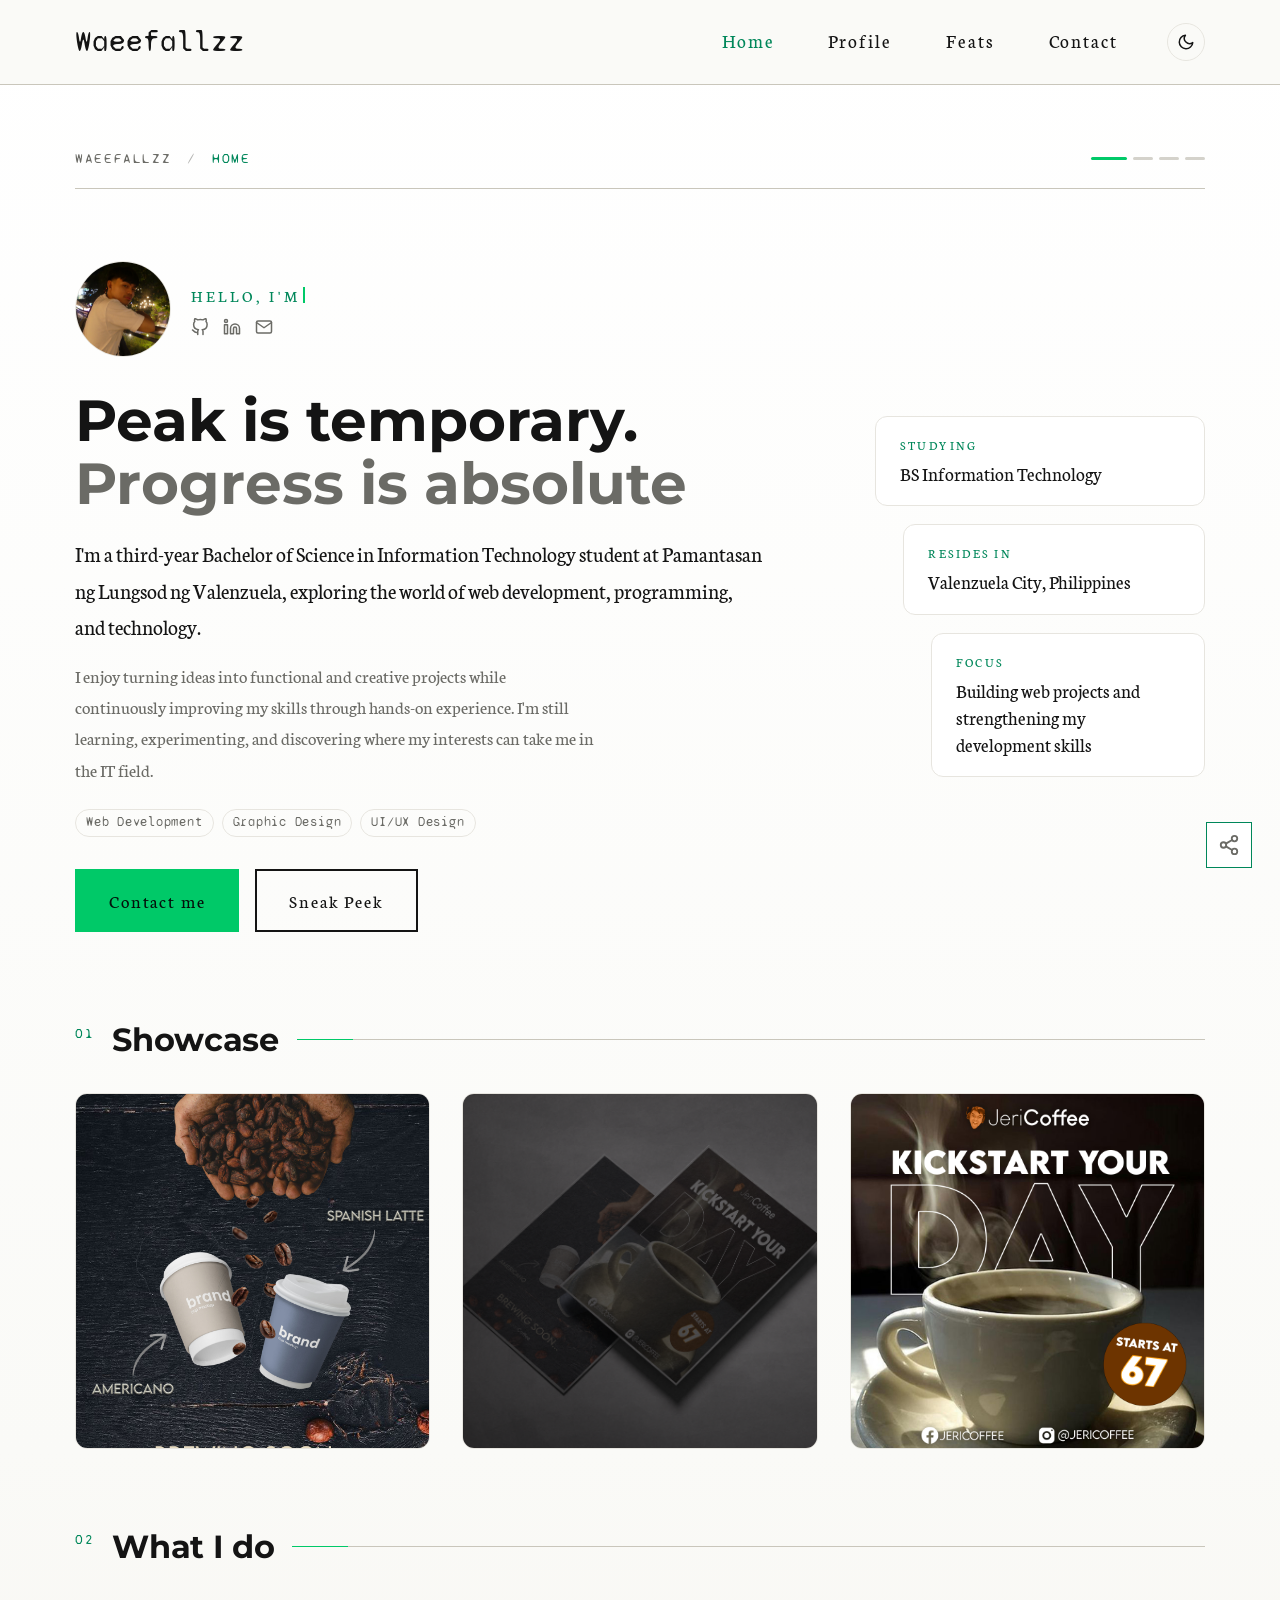
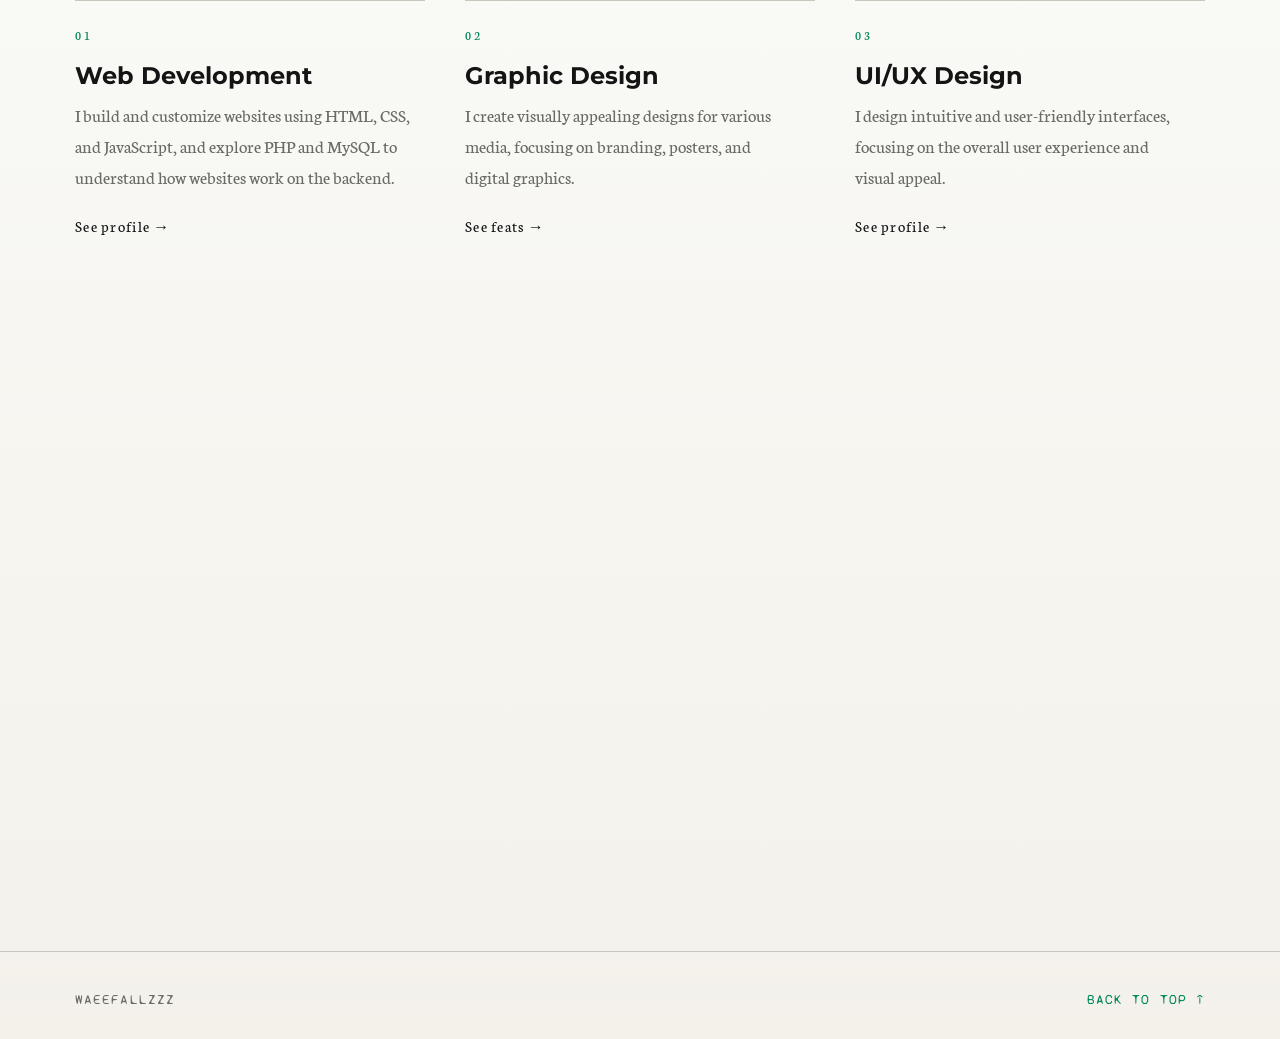
<file: index.html>
<!DOCTYPE html>
<html lang="en">
<head>
  <meta charset="UTF-8">
  <meta name="viewport" content="width=device-width, initial-scale=1">
  <title>Home | Your Name</title>
  <link rel="preconnect" href="https://fonts.googleapis.com">
  <link rel="preconnect" href="https://fonts.gstatic.com" crossorigin>
  <link href="https://fonts.googleapis.com/css2?family=Montserrat:wght@500;600;700&family=Neuton:wght@400;700&family=Syne+Mono&display=swap" rel="stylesheet">
  <link rel="stylesheet" href="style.css">
</head>
<body>

  <header class="header">
    <a href="index.html" class="logo"><span>Waeefallzz</span></a>
    <nav>
      <a href="index.html" class="active">Home</a>
      <a href="profile.html">Profile</a>
      <a href="feats.html">Feats</a>
      <a href="contact.html">Contact</a>
    </nav>
  </header>

  <main class="home">

    <div class="page-bar">
      <span class="page-path">Waeefallzz <i>/</i> <b>Home</b></span>
      <span class="page-steps" role="img" aria-label="Page 1 of 4"><i class="on"></i><i></i><i></i><i></i></span>
    </div>

    <section class="intro-hero">

      <div class="intro-main">

        <div class="intro-id">
          <div class="avatar"><img src="images/peek_img.jpg" alt="Your name"></div>
          <div>
            <p class="hero-hello" data-words="Hello, I'm|Unemployed :(">Hello, I'm Your Name</p>
            <ul class="intro-links">
              <li><a href="https://github.com/yourname" target="_blank" rel="noopener" aria-label="GitHub"><svg viewBox="0 0 24 24" aria-hidden="true"><path d="M9 19c-5 1.5-5-2.5-7-3m14 6v-3.87a3.37 3.37 0 0 0-.94-2.61c3.14-.35 6.44-1.54 6.44-7A5.44 5.44 0 0 0 20 4.77 5.07 5.07 0 0 0 19.91 1S18.73.65 16 2.48a13.38 13.38 0 0 0-7 0C6.27.65 5.09 1 5.09 1A5.07 5.07 0 0 0 5 4.77a5.44 5.44 0 0 0-1.5 3.78c0 5.42 3.3 6.61 6.44 7A3.37 3.37 0 0 0 9 18.13V22"/></svg></a></li>
              <li><a href="https://linkedin.com/in/yourname" target="_blank" rel="noopener" aria-label="LinkedIn"><svg viewBox="0 0 24 24" aria-hidden="true"><path d="M16 8a6 6 0 0 1 6 6v7h-4v-7a2 2 0 0 0-2-2 2 2 0 0 0-2 2v7h-4v-7a6 6 0 0 1 6-6z"/><rect x="2" y="9" width="4" height="12"/><circle cx="4" cy="4" r="2"/></svg></a></li>
              <li><a href="mailto:you@email.com" aria-label="Email"><svg viewBox="0 0 24 24" aria-hidden="true"><path d="M4 4h16c1.1 0 2 .9 2 2v12c0 1.1-.9 2-2 2H4c-1.1 0-2-.9-2-2V6c0-1.1.9-2 2-2z"/><polyline points="22,6 12,13 2,6"/></svg></a></li>
            </ul>
          </div>
        </div>

        <h1>Peak is temporary.<br><span>Progress is absolute</span></h1>
        <p class="hero-sub">I'm a third-year Bachelor of Science in Information Technology student at Pamantasan ng Lungsod ng Valenzuela, exploring the world of web development, programming, and technology.</p>
        <p class="hero-desc">I enjoy turning ideas into functional and creative projects while continuously improving my skills through hands-on experience. I'm still learning, experimenting, and discovering where my interests can take me in the IT field.</p>

        <ul class="intro-tags" aria-label="Focus areas">
          <li>Web Development</li>
          <li>Graphic Design</li>
          <li>UI/UX Design</li>
        </ul>

        <div class="hero-buttons">
          <a href="contact.html" class="button">Contact me</a>
          <a href="#showcase-strip" class="button secondary">Sneak Peek</a>
        </div>

      </div>

      <aside class="hero-details">
        <div class="detail"><span class="detail-label">Studying</span><p>BS Information Technology</p></div>
        <div class="detail"><span class="detail-label">Resides in</span><p>Valenzuela City, Philippines</p></div>
        <div class="detail"><span class="detail-label">Focus</span><p>Building web projects and strengthening my development skills</p></div>
      </aside>

    </section>

    <section class="showcase-strip" id="showcase-strip">
      <h3 class="sub-title">Showcase</h3>
      <div class="strip-grid">
        <figure><img src="images/JeriCoffee_Poster.jpg" alt="Jeri Coffee poster"></figure>
        <figure><img src="images/JeriCoffee_Flyers.png" alt="Jeri Coffee flyers"></figure>
        <figure><img src="images/JeriCoffee-Socmed.jpg" alt="Jeri Coffee social media"></figure>
      </div>
    </section>

    <section class="focus">
      <h3 class="sub-title">What I do</h3>
      <div class="focus-grid">
        <a href="profile.html" class="focus-item">
          <span class="focus-num">01</span>
          <h3>Web Development</h3>
          <p>I build and customize websites using HTML, CSS, and JavaScript, and explore PHP and MySQL to understand how websites work on the backend.</p>
          <span class="focus-link">See profile &rarr;</span>
        </a>
        <a href="feats.html" class="focus-item">
          <span class="focus-num">02</span>
          <h3>Graphic Design</h3>
          <p>I create visually appealing designs for various media, focusing on branding, posters, and digital graphics.</p>
          <span class="focus-link">See feats &rarr;</span>
        </a>
        <a href="profile.html" class="focus-item">
          <span class="focus-num">03</span>
          <h3>UI/UX Design</h3>
          <p>I design intuitive and user-friendly interfaces, focusing on the overall user experience and visual appeal.</p>
          <span class="focus-link">See profile &rarr;</span>
        </a>
      </div>
    </section>

    <section class="now">
      <h3 class="sub-title">Right now</h3>
      <ul class="now-list">
        <li class="now-item">
          <span class="now-label">Learning</span>
          <p>PHP and MySQL, and how the backend side of a website fits together.</p>
        </li>
        <li class="now-item">
          <span class="now-label">Building</span>
          <p>Small web projects and design pieces that sharpen my skills with every iteration.</p>
        </li>
        <li class="now-item is-open">
          <span class="now-label">Open to</span>
          <p>Internships, collaborations, and chances to learn on real projects.</p>
        </li>
      </ul>
    </section>

    <section class="closing">
      <p>Have a project in mind or an opportunity to share? Feel free to reach out.</p>
      <a href="contact.html" class="button">Contact me</a>
    </section>

  </main>

  <footer class="footer">
    <div class="footer-bottom">
      <p>waeefallzzz</p>
      <a href="#" class="footer-up">Back to top &uarr;</a>
    </div>
  </footer>

  <script src="script.js"></script>
</body>
</html>
</file>
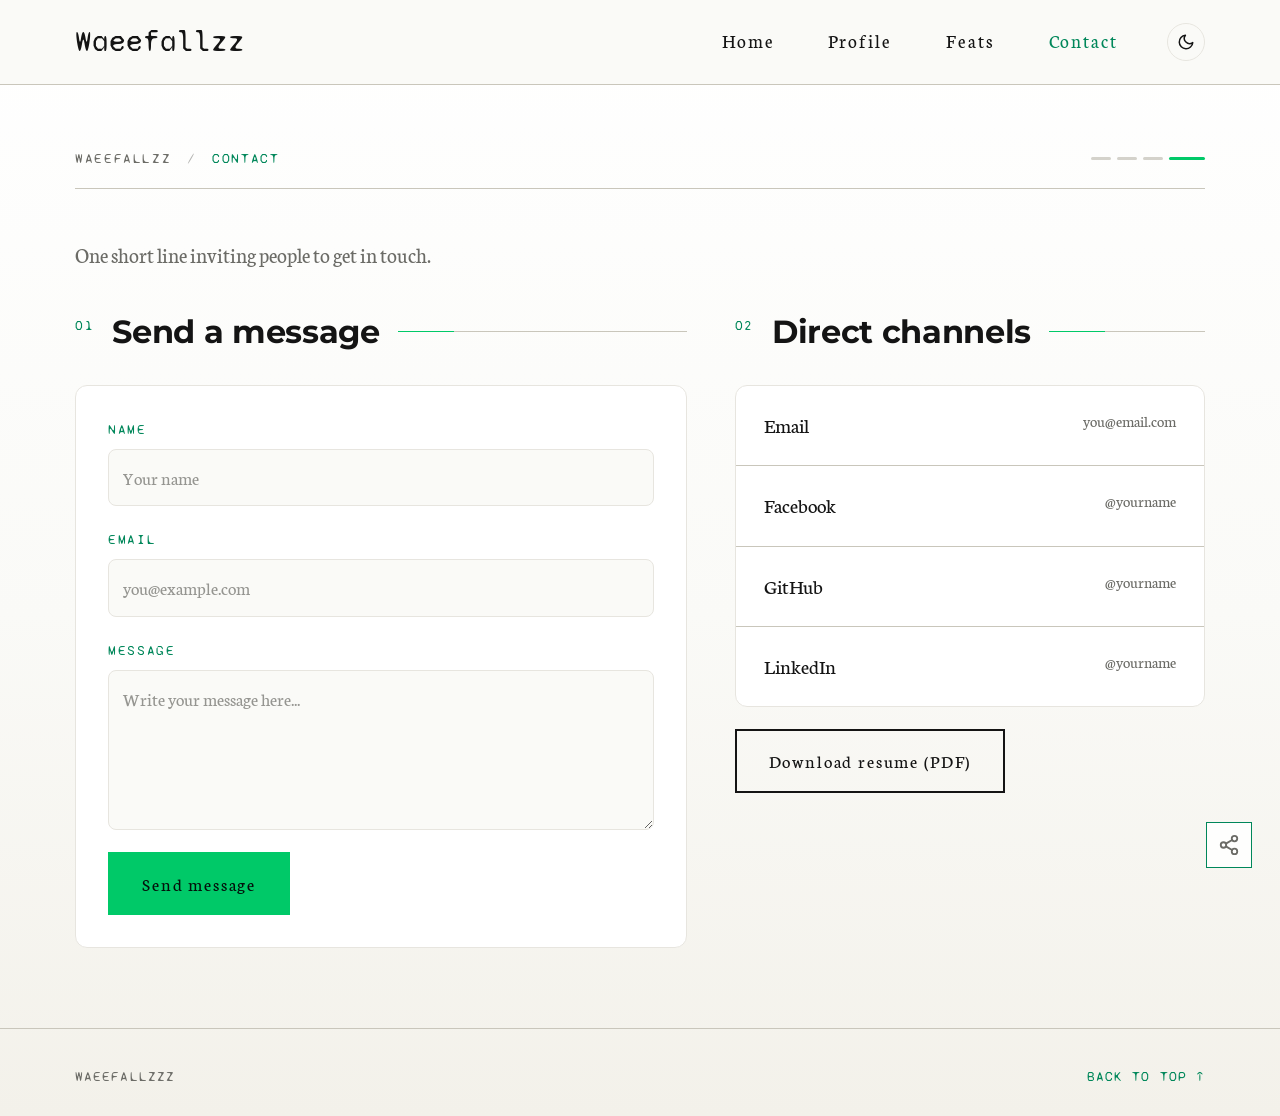
<file: contact.html>
<!DOCTYPE html>
<html lang="en">
<head>
  <meta charset="UTF-8">
  <meta name="viewport" content="width=device-width, initial-scale=1">
  <title>Contact | Your Name</title>
  <link rel="preconnect" href="https://fonts.googleapis.com">
  <link rel="preconnect" href="https://fonts.gstatic.com" crossorigin>
  <link href="https://fonts.googleapis.com/css2?family=Montserrat:wght@500;600;700&family=Neuton:wght@400;700&family=Syne+Mono&display=swap" rel="stylesheet">
  <link rel="stylesheet" href="style.css">
</head>
<body>

  <header class="header">
    <a href="index.html" class="logo"><span>Waeefallzz</span></a>
    <nav>
      <a href="index.html">Home</a>
      <a href="profile.html">Profile</a>
      <a href="feats.html">Feats</a>
      <a href="contact.html" class="active">Contact</a>
    </nav>
  </header>

  <main>

    <div class="page-bar">
      <span class="page-path">Waeefallzz <i>/</i> <b>Contact</b></span>
      <span class="page-steps" role="img" aria-label="Page 4 of 4"><i></i><i></i><i></i><i class="on"></i></span>
    </div>

    <header class="page-banner">
      <h1 class="sr-only">Contact</h1>
      <p class="page-lead">One short line inviting people to get in touch.</p>
    </header>

    <div class="contact-grid">

      <section class="page-section">
        <h3 class="sub-title">Send a message</h3>

        <form class="contact-form" id="contact-form">
          <input type="checkbox" name="botcheck" style="display:none" tabindex="-1" autocomplete="off">

          <div class="field">
            <label for="cf-name">Name</label>
            <input type="text" id="cf-name" name="name" placeholder="Your name" required>
          </div>

          <div class="field">
            <label for="cf-email">Email</label>
            <input type="email" id="cf-email" name="email" placeholder="you@example.com" required>
          </div>

          <div class="field">
            <label for="cf-message">Message</label>
            <textarea id="cf-message" name="message" placeholder="Write your message here..." required></textarea>
          </div>

          <div class="form-actions">
            <button type="submit" class="button">Send message</button>
            <p class="form-note" id="form-note" role="status"></p>
          </div>
        </form>
      </section>

      <section class="page-section">
        <h3 class="sub-title">Direct channels</h3>

        <ul class="contact-list">
          <li><a href="mailto:you@email.com">Email <span>you@email.com</span></a></li>
          <li><a href="https://facebook.com/yourname">Facebook <span>@yourname</span></a></li>
          <li><a href="https://github.com/yourname">GitHub <span>@yourname</span></a></li>
          <li><a href="https://linkedin.com/in/yourname">LinkedIn <span>@yourname</span></a></li>
        </ul>

        <a href="resume.pdf" class="button secondary contact-resume" download>Download resume (PDF)</a>
      </section>

    </div>

  </main>

  <footer class="footer">
    <div class="footer-bottom">
      <p>waeefallzzz</p>
      <a href="#" class="footer-up">Back to top &uarr;</a>
    </div>
  </footer>

  <script src="script.js"></script>
</body>
</html>
</file>
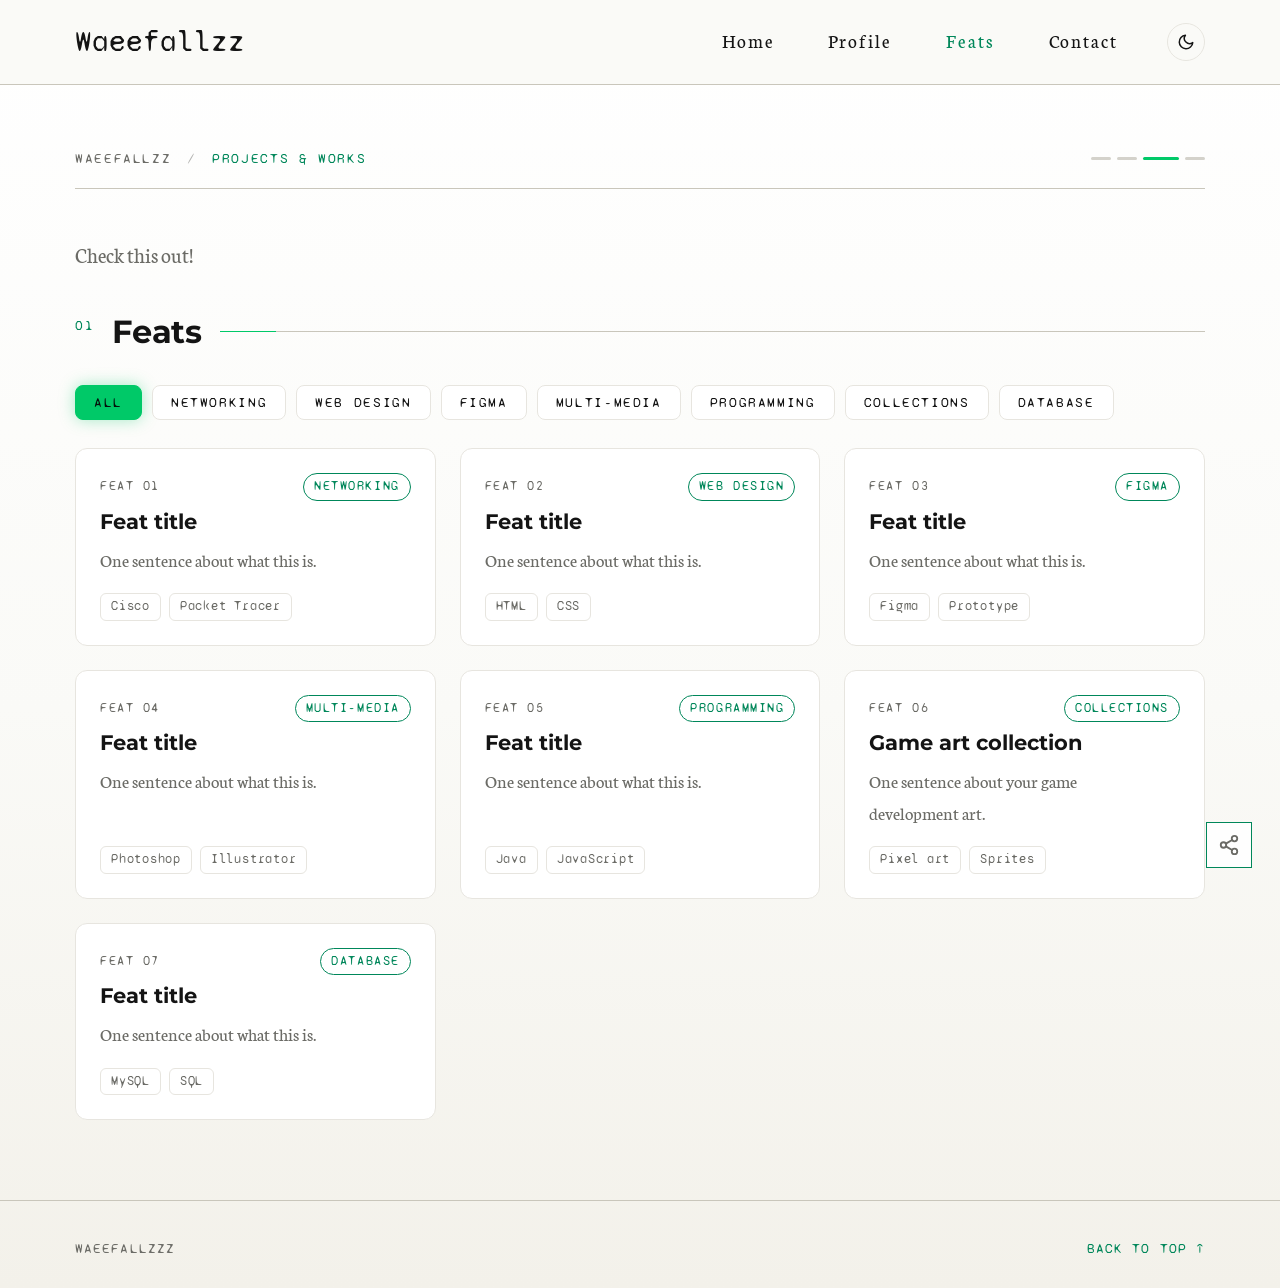
<file: feats.html>
<!DOCTYPE html>
<html lang="en">
<head>
  <meta charset="UTF-8">
  <meta name="viewport" content="width=device-width, initial-scale=1">
  <title>Feats | Your Name</title>
  <link rel="preconnect" href="https://fonts.googleapis.com">
  <link rel="preconnect" href="https://fonts.gstatic.com" crossorigin>
  <link href="https://fonts.googleapis.com/css2?family=Montserrat:wght@500;600;700&family=Neuton:wght@400;700&family=Syne+Mono&display=swap" rel="stylesheet">
  <link rel="stylesheet" href="style.css">
</head>
<body>

  <header class="header">
    <a href="index.html" class="logo"><span>Waeefallzz</span></a>
    <nav>
      <a href="index.html">Home</a>
      <a href="profile.html">Profile</a>
      <a href="feats.html" class="active">Feats</a>
      <a href="contact.html">Contact</a>
    </nav>
  </header>

  <main>

    <div class="page-bar">
      <span class="page-path">Waeefallzz <i>/</i> <b>Projects & Works</b></span>
      <span class="page-steps" role="img" aria-label="Page 3 of 4"><i></i><i></i><i class="on"></i><i></i></span>
    </div>

    <header class="page-banner">
      <h1 class="sr-only">Feats</h1>
      <p class="page-lead">Check this out!</p>
    </header>

    <section class="page-section">
      <h3 class="sub-title">Feats</h3>

      <div class="filter-bar" role="group" aria-label="Filter feats by category">
        <button type="button" class="chip active" data-filter="all" aria-pressed="true">All</button>
        <button type="button" class="chip" data-filter="networking" aria-pressed="false">Networking</button>
        <button type="button" class="chip" data-filter="web-design" aria-pressed="false">Web Design</button>
        <button type="button" class="chip" data-filter="figma" aria-pressed="false">Figma</button>
        <button type="button" class="chip" data-filter="multimedia" aria-pressed="false">Multi-media</button>
        <button type="button" class="chip" data-filter="programming" aria-pressed="false">Programming</button>
        <button type="button" class="chip" data-filter="collections" aria-pressed="false">Collections</button>
        <button type="button" class="chip" data-filter="database" aria-pressed="false">Database</button>
      </div>

      <div class="feat-grid">
        <article class="feat" tabindex="0" role="button" aria-haspopup="dialog" data-category="networking">
          <div class="feat-top"><span>Feat 01</span><span class="feat-tag">Networking</span></div>
          <h3>Feat title</h3>
          <p>One sentence about what this is.</p>
          <ul class="feat-tools"><li>Cisco</li><li>Packet Tracer</li></ul>
          <div class="feat-more" hidden>
            <img src="images/feat-1.jpg" alt="Feat screenshot" loading="lazy">
            <p class="feat-date">Month Day, Year</p>
            <p class="feat-long">Write two or three sentences about this feat. What it is, how you made it, and what you learned.</p>
            <a class="button secondary feat-source" href="https://github.com/yourname" target="_blank" rel="noopener">Source code</a>
          </div>
        </article>
        <article class="feat" tabindex="0" role="button" aria-haspopup="dialog" data-category="web-design">
          <div class="feat-top"><span>Feat 02</span><span class="feat-tag">Web Design</span></div>
          <h3>Feat title</h3>
          <p>One sentence about what this is.</p>
          <ul class="feat-tools"><li>HTML</li><li>CSS</li></ul>
          <div class="feat-more" hidden>
            <img src="images/feat-2.jpg" alt="Feat screenshot" loading="lazy">
            <p class="feat-date">Month Day, Year</p>
            <p class="feat-long">Write two or three sentences about this feat. What it is, how you made it, and what you learned.</p>
            <a class="button secondary feat-source" href="https://github.com/yourname" target="_blank" rel="noopener">Source code</a>
          </div>
        </article>
        <article class="feat" tabindex="0" role="button" aria-haspopup="dialog" data-category="figma">
          <div class="feat-top"><span>Feat 03</span><span class="feat-tag">Figma</span></div>
          <h3>Feat title</h3>
          <p>One sentence about what this is.</p>
          <ul class="feat-tools"><li>Figma</li><li>Prototype</li></ul>
          <div class="feat-more" hidden>
            <img src="images/feat-3.jpg" alt="Feat screenshot" loading="lazy">
            <p class="feat-date">Month Day, Year</p>
            <p class="feat-long">Write two or three sentences about this feat. What it is, how you made it, and what you learned.</p>
            <a class="button secondary feat-source" href="https://github.com/yourname" target="_blank" rel="noopener">Source code</a>
          </div>
        </article>
        <article class="feat" tabindex="0" role="button" aria-haspopup="dialog" data-category="multimedia">
          <div class="feat-top"><span>Feat 04</span><span class="feat-tag">Multi-media</span></div>
          <h3>Feat title</h3>
          <p>One sentence about what this is.</p>
          <ul class="feat-tools"><li>Photoshop</li><li>Illustrator</li></ul>
          <div class="feat-more" hidden>
            <img src="images/feat-4.jpg" alt="Feat screenshot" loading="lazy">
            <p class="feat-date">Month Day, Year</p>
            <p class="feat-long">Write two or three sentences about this feat. What it is, how you made it, and what you learned.</p>
            <a class="button secondary feat-source" href="https://github.com/yourname" target="_blank" rel="noopener">Source code</a>
          </div>
        </article>
        <article class="feat" tabindex="0" role="button" aria-haspopup="dialog" data-category="programming">
          <div class="feat-top"><span>Feat 05</span><span class="feat-tag">Programming</span></div>
          <h3>Feat title</h3>
          <p>One sentence about what this is.</p>
          <ul class="feat-tools"><li>Java</li><li>JavaScript</li></ul>
          <div class="feat-more" hidden>
            <img src="images/feat-5.jpg" alt="Feat screenshot" loading="lazy">
            <p class="feat-date">Month Day, Year</p>
            <p class="feat-long">Write two or three sentences about this feat. What it is, how you made it, and what you learned.</p>
            <a class="button secondary feat-source" href="https://github.com/yourname" target="_blank" rel="noopener">Source code</a>
          </div>
        </article>
        <article class="feat" tabindex="0" role="button" aria-haspopup="dialog" data-category="collections">
          <div class="feat-top"><span>Feat 06</span><span class="feat-tag">Collections</span></div>
          <h3>Game art collection</h3>
          <p>One sentence about your game development art.</p>
          <ul class="feat-tools"><li>Pixel art</li><li>Sprites</li></ul>
          <div class="feat-more" hidden>
            <div class="feat-gallery">
              <img src="images/art-1.jpg" alt="Game art one" loading="lazy">
              <img src="images/art-2.jpg" alt="Game art two" loading="lazy">
              <img src="images/art-3.jpg" alt="Game art three" loading="lazy">
              <img src="images/art-4.jpg" alt="Game art four" loading="lazy">
            </div>
            <p class="feat-date">Month Day, Year</p>
            <p class="feat-long">Write two or three sentences about this collection. What the art is for and how you made it.</p>
          </div>
        </article>
        <article class="feat" tabindex="0" role="button" aria-haspopup="dialog" data-category="database">
          <div class="feat-top"><span>Feat 07</span><span class="feat-tag">Database</span></div>
          <h3>Feat title</h3>
          <p>One sentence about what this is.</p>
          <ul class="feat-tools"><li>MySQL</li><li>SQL</li></ul>
          <div class="feat-more" hidden>
            <img src="images/feat-7.jpg" alt="Feat screenshot" loading="lazy">
            <p class="feat-date">Month Day, Year</p>
            <p class="feat-long">Write two or three sentences about this feat. What it is, how you made it, and what you learned.</p>
            <a class="button secondary feat-source" href="https://github.com/yourname" target="_blank" rel="noopener">Source code</a>
          </div>
        </article>
      </div>
    </section>

  </main>

  <div class="showcase" id="feat-modal" aria-hidden="true">
    <div class="showcase-panel" role="dialog" aria-modal="true" aria-labelledby="feat-modal-title">
      <button type="button" class="showcase-close" aria-label="Close">&times;</button>
      <p class="feat-modal-tag"></p>
      <h2 class="feat-modal-title" id="feat-modal-title"></h2>
      <div class="feat-modal-body"></div>
    </div>
  </div>

  <footer class="footer">
    <div class="footer-bottom">
      <p>waeefallzzz</p>
      <a href="#" class="footer-up">Back to top &uarr;</a>
    </div>
  </footer>

  <script src="script.js"></script>
</body>
</html>
</file>
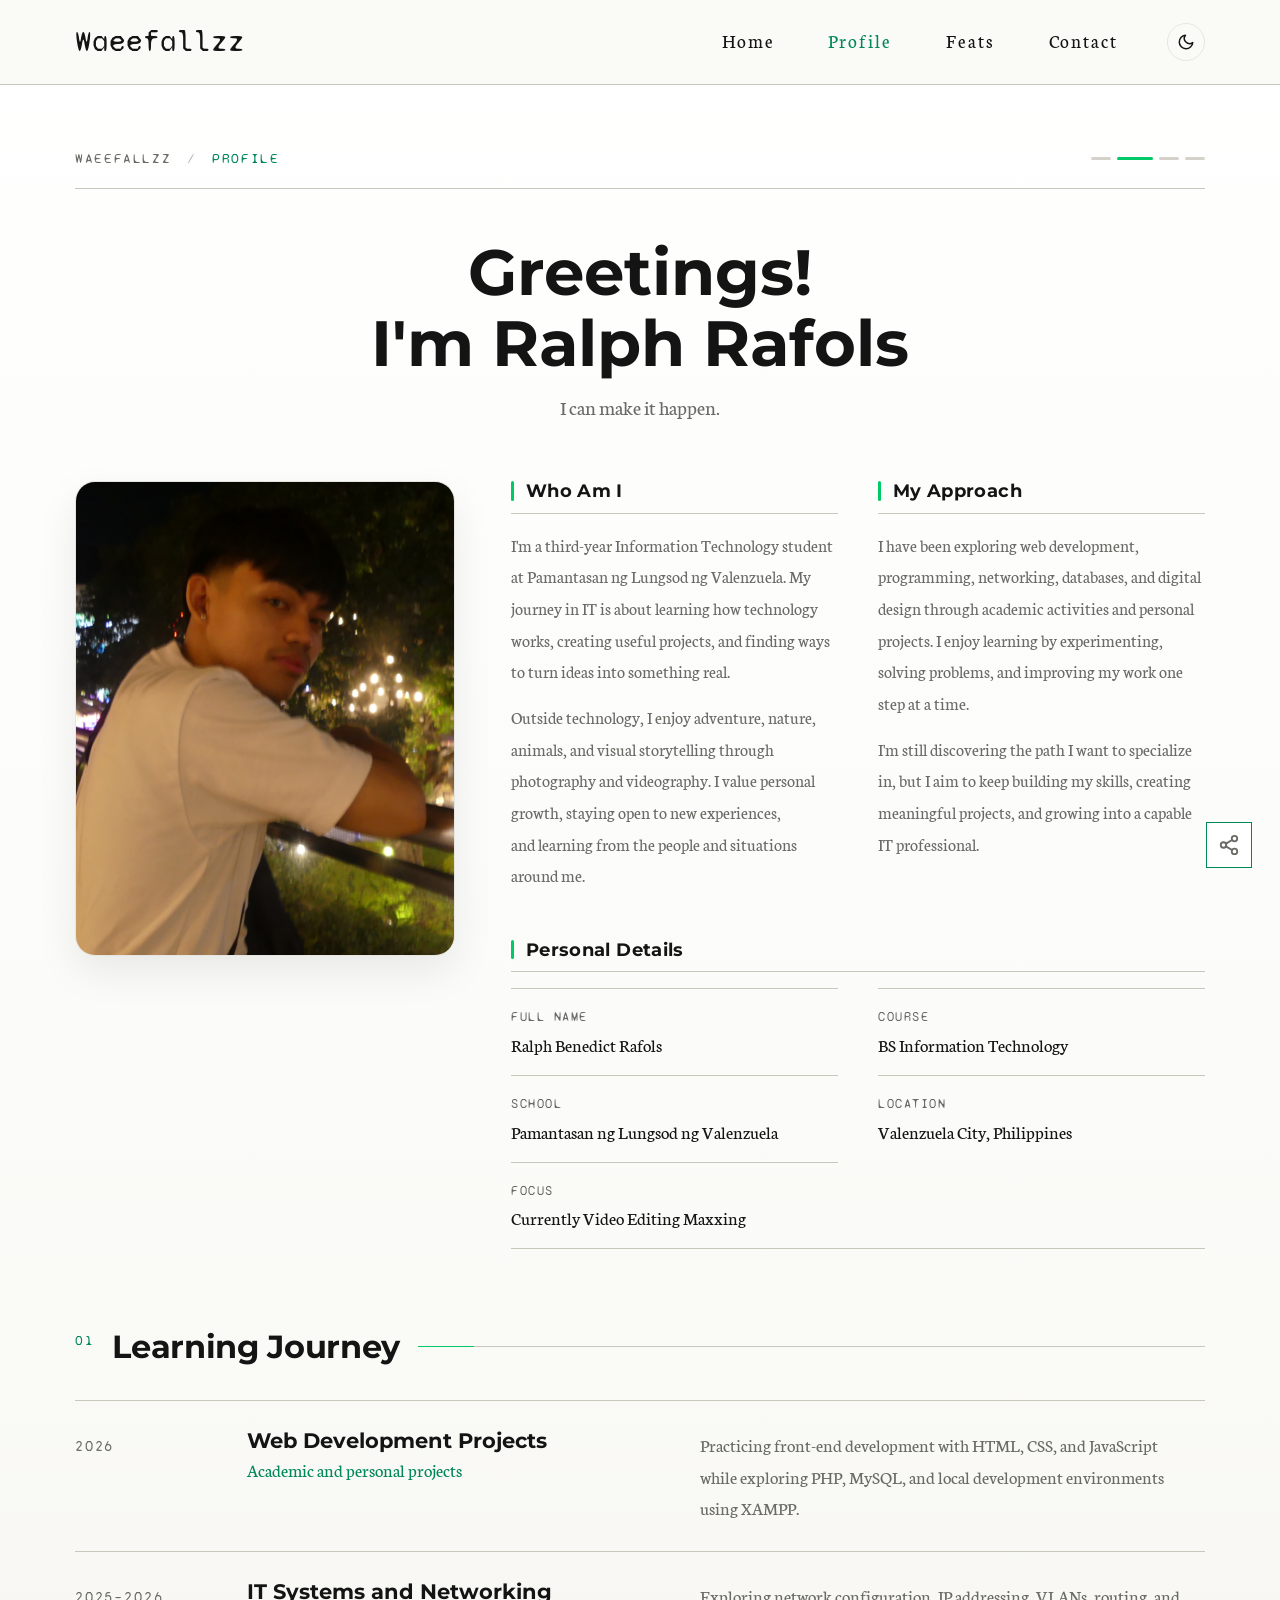
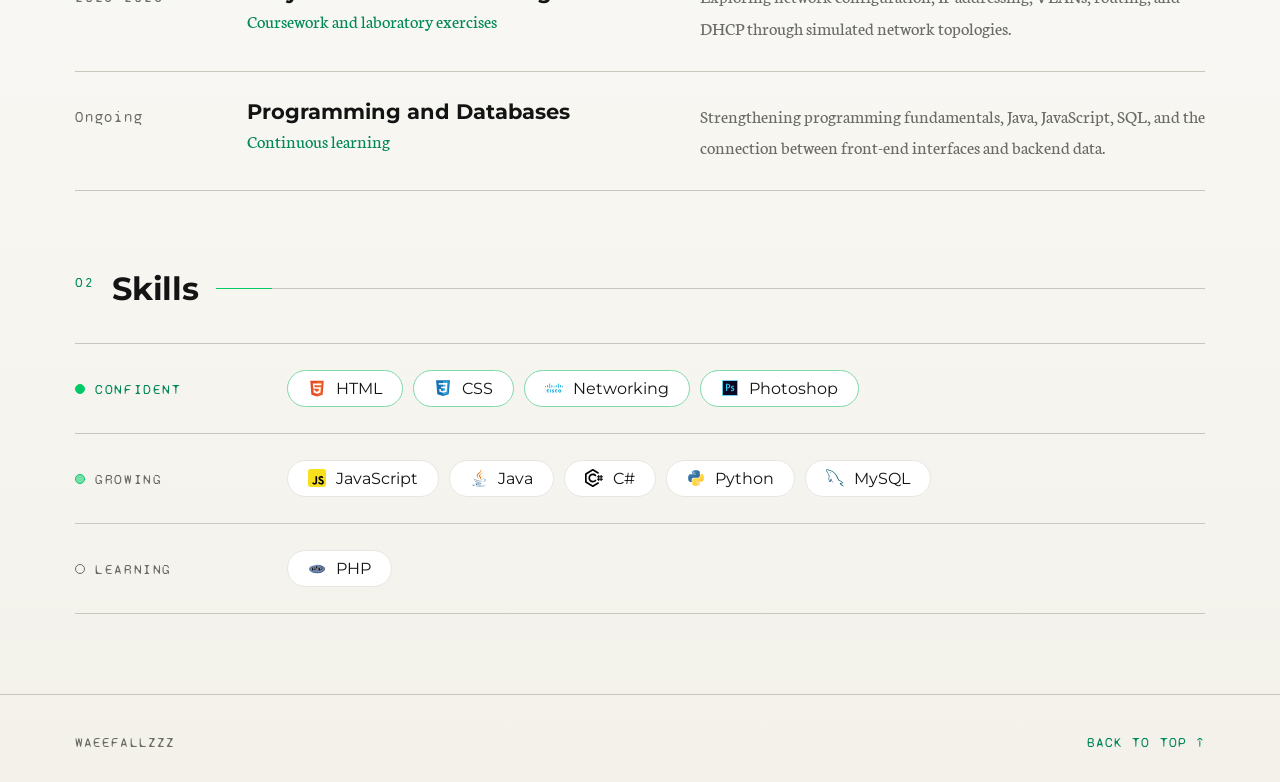
<file: profile.html>
<!DOCTYPE html>
<html lang="en">
<head>
  <meta charset="UTF-8">
  <meta name="viewport" content="width=device-width, initial-scale=1">
  <title>Profile | Your Name</title>
  <link rel="preconnect" href="https://fonts.googleapis.com">
  <link rel="preconnect" href="https://fonts.gstatic.com" crossorigin>
  <link href="https://fonts.googleapis.com/css2?family=Montserrat:wght@500;600;700&family=Neuton:wght@400;700&family=Syne+Mono&display=swap" rel="stylesheet">
  <link rel="stylesheet" href="style.css">
</head>
<body>

  <header class="header">
    <a href="index.html" class="logo"><span>Waeefallzz</span></a>
    <nav>
      <a href="index.html">Home</a>
      <a href="profile.html" class="active">Profile</a>
      <a href="feats.html">Feats</a>
      <a href="contact.html">Contact</a>
    </nav>
  </header>

  <main class="profile-page">

    <div class="page-bar">
      <span class="page-path">Waeefallzz <i>/</i> <b>Profile</b></span>
      <span class="page-steps" role="img" aria-label="Page 2 of 4"><i></i><i class="on"></i><i></i><i></i></span>
    </div>


    <section class="pf-hero">

      <div class="about-head">
        <h1 class="pf-name">Greetings!<br>I'm Ralph Rafols</h1>
        <p class="pf-role">I can make it happen.</p>
      </div>

      <div class="about-grid">

        <figure class="about-photo">
          <img src="images/peek_img.jpg" alt="Ralph Rafols">
        </figure>

        <div class="about-info">

          <div class="about-cols">
            <div>
              <h3 class="about-title">Who Am I</h3>
              <p>I'm a third-year Information Technology student at Pamantasan ng Lungsod ng Valenzuela. My journey in IT is about learning how technology works, creating useful projects, and finding ways to turn ideas into something real.</p>
              <p>Outside technology, I enjoy adventure, nature, animals, and visual storytelling through photography and videography. I value personal growth, staying open to new experiences, and learning from the people and situations around me.</p>
            </div>

            <div>
              <h3 class="about-title">My Approach</h3>
              <p>I have been exploring web development, programming, networking, databases, and digital design through academic activities and personal projects. I enjoy learning by experimenting, solving problems, and improving my work one step at a time.</p>
              <p>I'm still discovering the path I want to specialize in, but I aim to keep building my skills, creating meaningful projects, and growing into a capable IT professional.</p>
            </div>
          </div>

          <div class="about-details">
            <h3 class="about-title">Personal Details</h3>
            <dl class="pf-facts">
              <div><dt>Full name</dt><dd>Ralph Benedict Rafols</dd></div>
              <div><dt>Course</dt><dd>BS Information Technology</dd></div>
              <div><dt>School</dt><dd>Pamantasan ng Lungsod ng Valenzuela</dd></div>
              <div><dt>Location</dt><dd>Valenzuela City, Philippines</dd></div>
              <div><dt>Focus</dt><dd>Currently Video Editing Maxxing</dd></div>
            </dl>
          </div>

        </div>
      </div>

    </section>

    <section class="profile-block">
      <h3 class="sub-title">Learning Journey</h3>

      <div class="cv-list">
        <article class="cv-row">
          <p class="cv-year">2026</p>
          <div>
            <h4 class="cv-role">Web Development Projects</h4>
            <p class="cv-org">Academic and personal projects</p>
          </div>
          <p class="cv-desc">Practicing front-end development with HTML, CSS, and JavaScript while exploring PHP, MySQL, and local development environments using XAMPP.</p>
        </article>

        <article class="cv-row">
          <p class="cv-year">2025–2026</p>
          <div>
            <h4 class="cv-role">IT Systems and Networking</h4>
            <p class="cv-org">Coursework and laboratory exercises</p>
          </div>
          <p class="cv-desc">Exploring network configuration, IP addressing, VLANs, routing, and DHCP through simulated network topologies.</p>
        </article>

        <article class="cv-row">
          <p class="cv-year">Ongoing</p>
          <div>
            <h4 class="cv-role">Programming and Databases</h4>
            <p class="cv-org">Continuous learning</p>
          </div>
          <p class="cv-desc">Strengthening programming fundamentals, Java, JavaScript, SQL, and the connection between front-end interfaces and backend data.</p>
        </article>
      </div>
    </section>

    <section class="profile-block">
      <h3 class="sub-title">Skills</h3>

      <div class="skill-groups">

        <article class="skill-group is-top">
          <h4 class="skill-group-title">Confident</h4>
          <ul class="skill-pills">
            <li class="skill-pill"><img src="images/html.svg" alt=""><span>HTML</span></li>
            <li class="skill-pill"><img src="images/css.svg" alt=""><span>CSS</span></li>
            <li class="skill-pill"><img src="images/cisco.svg" alt=""><span>Networking</span></li>
            <li class="skill-pill"><img src="images/photoshop.svg" alt=""><span>Photoshop</span></li>
          </ul>
        </article>

        <article class="skill-group is-mid">
          <h4 class="skill-group-title">Growing</h4>
          <ul class="skill-pills">
            <li class="skill-pill"><img src="images/js.svg" alt=""><span>JavaScript</span></li>
            <li class="skill-pill"><img src="images/java.svg" alt=""><span>Java</span></li>
            <li class="skill-pill"><img src="images/c-sharp.svg" alt=""><span>C#</span></li>
            <li class="skill-pill"><img src="images/python.svg" alt=""><span>Python</span></li>
            <li class="skill-pill"><img src="images/sql.svg" alt=""><span>MySQL</span></li>
          </ul>
        </article>

        <article class="skill-group">
          <h4 class="skill-group-title">Learning</h4>
          <ul class="skill-pills">
            <li class="skill-pill"><img src="images/php.svg" alt=""><span>PHP</span></li>
          </ul>
        </article>

      </div>
    </section>

  </main>

  <footer class="footer">
    <div class="footer-bottom">
      <p>waeefallzzz</p>
      <a href="#" class="footer-up">Back to top &uarr;</a>
    </div>
  </footer>

  <script src="script.js"></script>
</body>
</html>
</file>
<file: style.css>
/* ==========================================================
   Theme
   ========================================================== */

:root {
  --bg: #fafaf7;
  --card: #ffffff;
  --text: #141414;
  --muted: #6b6b66;
  --accent: #00c968;
  --nav-accent: #00875a;
  --nav-hover: #006b47;
  --grad-top: #ffffff;
  --grad-mid: #fafaf7;
  --grad-end: #f3f1ea;
  --nav-bg: rgba(0, 0, 0, 0.04);
  --line: #e7e5df;
  --divider: #c9c6bb;
  --placeholder: #ecebe6;
  --header-bg: rgba(250, 250, 247, 0.92);
  --glass: rgba(255, 255, 255, 0.85);
  --scroll: #d4d2cb;
  --shadow: rgba(0, 0, 0, 0.08);
  --hover-tint: rgba(0, 0, 0, 0.03);

  --font-heading: "Montserrat", sans-serif;
  --font-logo: "Syne Mono", monospace;
  --font-body: "Neuton", serif;

  --header-h: 125px;
  --pad: 75px;
  --content-w: 1500px;
}

:root[data-theme="dark"] {
  --bg: #0a1215;
  --card: #0f1b1f;
  --text: #f2f2ee;
  --muted: #9aa8ad;
  --accent: #00f57f;
  --nav-accent: #00f57f;
  --nav-hover: #00c968;
  --grad-top: #070d10;
  --grad-mid: #0a1418;
  --grad-end: #0d1f1c;
  --nav-bg: rgba(255, 255, 255, 0.05);
  --line: #1b2a2f;
  --divider: #2f454c;
  --placeholder: #172328;
  --header-bg: rgba(10, 18, 21, 0.9);
  --glass: rgba(7, 13, 16, 0.8);
  --scroll: #24363c;
  --shadow: rgba(0, 0, 0, 0.5);
  --hover-tint: rgba(255, 255, 255, 0.04);
}

/* ==========================================================
   Base
   ========================================================== */

* { margin: 0; padding: 0; box-sizing: border-box; }

html {
  scroll-behavior: smooth;
  scroll-padding-top: var(--header-h);
  scrollbar-width: thin;
  scrollbar-color: var(--scroll) var(--bg);
}

body {
  background: linear-gradient(180deg, var(--grad-top) 0%, var(--grad-mid) 55%, var(--grad-end) 100%);
  background-color: var(--bg);
  min-height: 100vh;
  color: var(--text);
  font-family: var(--font-body);
  font-size: 1.15rem;
  line-height: 1.7;
  -webkit-font-smoothing: antialiased;
}

h1, h2, h3 { font-family: var(--font-heading); line-height: 1.1; text-wrap: balance; }
h3 { font-size: 1.3rem; margin-bottom: 8px; }
p { text-wrap: pretty; }
a { color: inherit; }

a:focus-visible { outline: 2px solid var(--nav-hover); outline-offset: 4px; }
::selection { background: var(--accent); color: #ffffff; }

.footer {
  padding: 36px max(var(--pad), calc((100% - var(--content-w)) / 2)) 28px;
  border-top: 1px solid var(--divider);
  color: var(--muted);
  font-family: var(--font-logo);
  font-size: 0.85rem;
  letter-spacing: 0.08em;
  text-transform: uppercase;
}

.footer a { color: var(--text); text-decoration: none; transition: color 0.3s ease; }
.footer a:hover { color: var(--nav-accent); }

.footer-bottom {
  display: flex;
  flex-wrap: wrap;
  justify-content: space-between;
  align-items: center;
  gap: 16px 24px;
}


.footer .footer-up { color: var(--nav-accent); }
.footer .footer-up:hover { color: var(--nav-hover); }

/* ==========================================================
   Header, navigation, theme toggle
   ========================================================== */

.header {
  position: fixed;
  top: 0; left: 0;
  width: 100%;
  display: flex;
  justify-content: space-between;
  align-items: center;
  padding: 5px 75px;
  background: var(--header-bg);
  border-bottom: 1px solid var(--divider);
  backdrop-filter: blur(8px);
  z-index: 10;
  animation: headerIn 0.8s ease both;
}

.logo {
  display: flex;
  align-items: center;
  min-height: 4.6rem;
  color: var(--text);
  text-decoration: none;
  transition: color 0.3s ease;
}

.logo:hover { color: var(--nav-accent); }

.logo span {
  font-family: var(--font-logo);
  font-size: 1.9rem;
  font-weight: 400;
}

nav {
  display: flex;
  align-items: stretch;
  gap: 12px;
  margin-left: auto;
}

nav a {
  position: relative;
  padding: 5px 20px;
  border: 1px solid transparent;
  color: var(--text);
  font-size: 1.2rem;
  letter-spacing: 0.1em;
  text-decoration: none;
  transition: color 0.3s ease;
}

nav a.active { color: var(--nav-accent); }

nav a::after {
  content: "";
  position: absolute;
  left: 0; right: 0; bottom: 0;
  height: 2px;
  background: var(--nav-hover);
  transform: scaleX(0);
  transform-origin: right;
  transition: transform 0.35s ease;
}

nav a:hover::after,
nav a:focus-visible::after {
  transform: scaleX(1);
  transform-origin: left;
}

.theme-toggle {
  display: grid;
  place-items: center;
  align-self: center;
  width: 38px;
  height: 38px;
  margin-left: 16px;
  background: none;
  border: 1px solid var(--line);
  border-radius: 50%;
  color: var(--text);
  cursor: pointer;
  transition: color 0.3s ease, border-color 0.3s ease;
}

.theme-toggle:hover,
.theme-toggle:focus-visible { color: var(--nav-accent); border-color: var(--nav-accent); }

.theme-toggle svg {
  display: block;
  width: 18px;
  height: 18px;
  fill: none;
  stroke: currentColor;
  stroke-width: 2;
  stroke-linecap: round;
  stroke-linejoin: round;
}

/* ==========================================================
   Page shell (shared by every page)
   ========================================================== */

main {
  counter-reset: section;
  min-height: 100vh;
  padding: var(--header-h) max(var(--pad), calc((100% - var(--content-w)) / 2)) 80px;
  animation: fadeUp 0.8s ease both;
}

main > :last-child { margin-bottom: 0; }

.showcase-strip,
.focus,
.now,
.profile-block,
.pf-hero,
.page-section { margin-bottom: 80px; }

/* Top strip: breadcrumb on the left, page steps on the right */
.page-bar {
  display: flex;
  justify-content: space-between;
  align-items: center;
  gap: 16px;
  padding: 22px 0 18px;
  border-bottom: 1px solid var(--divider);
  color: var(--muted);
  font-family: var(--font-logo);
  font-size: 0.85rem;
  letter-spacing: 0.12em;
  text-transform: uppercase;
}

.page-path i { margin: 0 6px; font-style: normal; opacity: 0.5; }
.page-path b { color: var(--nav-accent); font-weight: 400; }

.page-steps { display: flex; align-items: center; gap: 6px; }
.page-steps i { width: 20px; height: 3px; border-radius: 2px; background: var(--scroll); }
.page-steps i.on { width: 36px; background: var(--accent); animation: stepGrow 0.6s ease both; }

/* Banner: one-line lead */
.page-banner { padding: 48px 0 40px; }

.page-lead { max-width: 560px; color: var(--muted); font-size: 1.35rem; }

.profile-page .page-bar { margin-bottom: 48px; }

.sr-only {
  position: absolute;
  width: 1px;
  height: 1px;
  overflow: hidden;
  clip-path: inset(50%);
  white-space: nowrap;
}

/* ==========================================================
   Shared components
   ========================================================== */

/* Section header: small green number, bold title, rule with a green lead-in */
.sub-title {
  counter-increment: section;
  display: flex;
  align-items: center;
  gap: 18px;
  margin-bottom: 36px;
  color: var(--text);
  font-size: clamp(1.5rem, 2.6vw, 2rem);
  letter-spacing: -0.01em;
}

.sub-title::before {
  content: counter(section, decimal-leading-zero);
  align-self: flex-start;
  margin-top: 0.35em;
  color: var(--nav-accent);
  font-family: var(--font-logo);
  font-size: 0.85rem;
  font-weight: 400;
  letter-spacing: 0.12em;
}

.sub-title::after {
  content: "";
  flex: 1;
  height: 1px;
  background: linear-gradient(to right, var(--accent) 0 56px, var(--divider) 56px);
}

/* Buttons: filled by default, outlined with .secondary */
.button {
  display: inline-block;
  position: relative;
  overflow: hidden;
  padding: 14px 32px;
  background: var(--accent);
  border: 2px solid var(--accent);
  color: #04110b;
  letter-spacing: 0.1em;
  text-decoration: none;
  transition: transform 0.3s ease, box-shadow 0.3s ease;
}

.button.secondary { background: transparent; border-color: var(--text); color: var(--text); }
.button:hover { box-shadow: 0 6px 16px rgba(0, 0, 0, 0.1); }
.button:active { transform: scale(0.97); }
button.button { font: inherit; letter-spacing: 0.1em; cursor: pointer; }

.button::after {
  content: "";
  position: absolute;
  inset: 0;
  background: linear-gradient(120deg, transparent 30%, rgba(255, 255, 255, 0.35) 50%, transparent 70%);
  transform: translateX(-120%) skewX(-20deg);
  transition: transform 0.6s ease;
  pointer-events: none;
}

@media (prefers-reduced-motion: no-preference) {
  .button:hover::after,
  .button:focus-visible::after { transform: translateX(220%) skewX(-20deg); }
}

/* Closing call to action (Home) */
.closing {
  padding-top: 64px;
  border-top: 1px solid var(--divider);
  text-align: center;
}

.closing p {
  max-width: 640px;
  margin: 0 auto 28px;
  font-size: clamp(1.4rem, 2.6vw, 1.9rem);
  line-height: 1.5;
}

/* "What I do" list (Home) */
.focus-grid {
  display: grid;
  grid-template-columns: repeat(auto-fit, minmax(220px, 1fr));
  gap: 40px;
}

.focus-item {
  display: block;
  padding-top: 24px;
  border-top: 1px solid var(--divider);
  text-decoration: none;
  transition: border-color 0.3s ease;
}

.focus-item:hover { border-top-color: var(--nav-accent); }

.focus-num {
  display: block;
  margin-bottom: 16px;
  color: var(--nav-accent);
  font-size: 0.8rem;
  letter-spacing: 0.2em;
}

.focus-item h3 { margin-bottom: 10px; font-size: 1.5rem; }
.focus-item p { color: var(--muted); }

.focus-link {
  display: inline-block;
  margin-top: 20px;
  font-size: 1rem;
  letter-spacing: 0.08em;
  transition: transform 0.3s ease, color 0.3s ease;
}

.focus-item:hover .focus-link { transform: translateX(6px); color: var(--nav-accent); }

/* ==========================================================
   Home (minimal intro)
   ========================================================== */

.intro-hero {
  display: grid;
  grid-template-columns: 1fr minmax(240px, 330px);
  gap: 64px;
  align-items: center;
  padding: 72px 0 90px;
}

.intro-id {
  display: flex;
  align-items: center;
  gap: 20px;
  margin-bottom: 32px;
}

.avatar {
  flex-shrink: 0;
  width: 96px;
  height: 96px;
  border: 1px solid var(--line);
  border-radius: 50%;
  background: var(--placeholder);
  overflow: hidden;
}

.avatar img { display: block; width: 100%; height: 100%; object-fit: cover; }

.hero-hello {
  margin-bottom: 8px;
  color: var(--nav-accent);
  font-size: 1rem;
  letter-spacing: 0.25em;
  text-transform: uppercase;
}

.hero-hello.is-name {
  color: var(--text);
  letter-spacing: 0.08em;
  text-transform: none;
}

.intro-links { display: flex; gap: 14px; list-style: none; }

.intro-links a {
  display: grid;
  place-items: center;
  color: var(--muted);
  transition: color 0.3s ease;
}

.intro-links a:hover,
.intro-links a:focus-visible { color: var(--nav-accent); }

.intro-links svg {
  display: block;
  width: 18px;
  height: 18px;
  fill: none;
  stroke: currentColor;
  stroke-width: 2;
  stroke-linecap: round;
  stroke-linejoin: round;
}

.intro-main h1 { margin-bottom: 20px; font-size: clamp(2.2rem, 4.6vw, 3.6rem); }
.intro-main h1 span { color: var(--muted); }

.hero-sub { margin-bottom: 14px; font-size: 1.35rem; }
.hero-desc { max-width: 520px; margin-bottom: 24px; color: var(--muted); }

.intro-tags {
  display: flex;
  flex-wrap: wrap;
  gap: 8px;
  margin-bottom: 32px;
  list-style: none;
}

.intro-tags li {
  padding: 2px 10px;
  border: 1px solid var(--line);
  border-radius: 999px;
  color: var(--muted);
  font-family: var(--font-logo);
  font-size: 0.8rem;
  letter-spacing: 0.06em;
}

.hero-buttons { display: flex; flex-wrap: wrap; gap: 16px; }

/* Staggered detail cards */
.hero-details { display: flex; flex-direction: column; gap: 18px; }

.detail {
  padding: 18px 24px;
  background: var(--card);
  border: 1px solid var(--line);
  border-radius: 12px;
  transition: border-color 0.3s ease;
}

.detail:nth-child(2) { margin-left: 28px; }
.detail:nth-child(3) { margin-left: 56px; }
.detail:hover { border-color: var(--nav-accent); }

.detail-label {
  display: block;
  margin-bottom: 4px;
  color: var(--nav-accent);
  font-size: 0.8rem;
  letter-spacing: 0.2em;
  text-transform: uppercase;
}

.detail p { font-size: 1.2rem; line-height: 1.4; }

.strip-grid {
  display: grid;
  grid-template-columns: repeat(3, 1fr);
  gap: 32px;
}

.strip-grid figure {
  border: 1px solid var(--line);
  border-radius: 12px;
  overflow: hidden;
}

.strip-grid img {
  display: block;
  width: 100%;
  aspect-ratio: 1 / 1;
  object-fit: cover;
  background: var(--placeholder);
}

/* "Right now" cards (Home) */
.now-list {
  display: grid;
  grid-template-columns: repeat(auto-fit, minmax(240px, 1fr));
  gap: 24px;
  list-style: none;
}

.now-item {
  padding: 24px;
  background: var(--card);
  border: 1px solid var(--line);
  border-radius: 12px;
  transition: border-color 0.3s ease, transform 0.3s ease;
}

.now-item:hover { border-color: var(--nav-accent); transform: translateY(-3px); }

.now-label {
  display: flex;
  align-items: center;
  gap: 10px;
  margin-bottom: 8px;
  color: var(--nav-accent);
  font-family: var(--font-logo);
  font-size: 0.85rem;
  letter-spacing: 0.12em;
  text-transform: uppercase;
}

.now-item p { color: var(--muted); }

.now-item.is-open .now-label::before {
  content: "";
  width: 8px;
  height: 8px;
  border-radius: 50%;
  background: var(--accent);
  animation: nowPulse 1.8s ease-out infinite;
}

/* ==========================================================
   Profile
   ========================================================== */

.pf-hero { display: block; }

.pf-name { margin-bottom: 12px; font-size: clamp(2.4rem, 5vw, 4rem); }
.pf-role { max-width: 520px; color: var(--muted); font-size: 1.3rem; }

/* About layout: heading, then photo on the left and text on the right */
.about-head { margin-bottom: 56px; text-align: center; }
.about-head .pf-role { margin: 0 auto; }

.about-grid {
  display: grid;
  grid-template-columns: minmax(260px, 380px) 1fr;
  gap: 56px;
  align-items: start;
}

.about-photo {
  aspect-ratio: 4 / 5;
  background: var(--placeholder);
  border: 1px solid var(--line);
  border-radius: 20px;
  box-shadow: 0 16px 40px var(--shadow);
  overflow: hidden;
}

.about-photo img { display: block; width: 100%; height: 100%; object-fit: cover; }

.about-cols {
  display: grid;
  grid-template-columns: 1fr 1fr;
  gap: 40px;
  margin-bottom: 48px;
}

.about-title {
  display: flex;
  align-items: center;
  gap: 12px;
  margin: 0 0 16px;
  padding-bottom: 12px;
  border-bottom: 1px solid var(--divider);
  font-size: 1.1rem;
  letter-spacing: 0.02em;
}

.about-title::before {
  content: "";
  width: 3px;
  height: 1.1em;
  border-radius: 2px;
  background: var(--accent);
}

.about-cols p { color: var(--muted); font-size: 1.1rem; line-height: 1.8; }
.about-cols p + p { margin-top: 14px; }

/* Details list */
.pf-facts {
  display: grid;
  grid-template-columns: repeat(3, 1fr);
  gap: 0 48px;
  border-bottom: 1px solid var(--divider);
}

.about-details .pf-facts { grid-template-columns: 1fr 1fr; gap: 0 40px; }

.pf-facts div { padding: 18px 0; border-top: 1px solid var(--divider); }

.pf-facts dt {
  margin-bottom: 4px;
  color: var(--muted);
  font-family: var(--font-logo);
  font-size: 0.8rem;
  letter-spacing: 0.12em;
  text-transform: uppercase;
}

.pf-facts dd { font-size: 1.15rem; line-height: 1.3; }

.cv-list { border-bottom: 1px solid var(--divider); }

.cv-row {
  display: grid;
  grid-template-columns: 140px 1fr 1.2fr;
  gap: 32px;
  padding: 28px 0;
  border-top: 1px solid var(--divider);
  transition: border-color 0.3s ease;
}

.cv-row:hover { border-top-color: var(--nav-accent); }

.cv-year {
  padding-top: 5px;
  color: var(--muted);
  font-family: var(--font-logo);
  font-size: 0.95rem;
  letter-spacing: 0.12em;
  transition: color 0.3s ease;
}

.cv-row:hover .cv-year { color: var(--nav-accent); }

.cv-role { font-family: var(--font-heading); font-size: 1.3rem; line-height: 1.2; }
.cv-org { color: var(--nav-accent); }
.cv-desc { color: var(--muted); }

/* Skills: grouped by comfort level */
.skill-groups { border-top: 1px solid var(--divider); }

.skill-group {
  display: grid;
  grid-template-columns: 180px 1fr;
  gap: 32px;
  align-items: start;
  padding: 26px 0;
  border-bottom: 1px solid var(--divider);
}

.skill-group-title {
  display: flex;
  align-items: center;
  gap: 10px;
  padding-top: 8px;
  color: var(--muted);
  font-family: var(--font-logo);
  font-size: 0.85rem;
  font-weight: 400;
  letter-spacing: 0.12em;
  text-transform: uppercase;
  transition: color 0.3s ease;
}

.skill-group-title::before {
  content: "";
  width: 8px;
  height: 8px;
  border-radius: 50%;
  border: 1px solid var(--muted);
  transition: background 0.3s ease, border-color 0.3s ease;
}

.skill-group.is-top .skill-group-title { color: var(--nav-accent); }
.skill-group.is-top .skill-group-title::before { background: var(--accent); border-color: var(--accent); }
.skill-group.is-mid .skill-group-title::before { background: color-mix(in srgb, var(--accent) 50%, transparent); border-color: var(--accent); }

.skill-pills { display: flex; flex-wrap: wrap; gap: 10px; list-style: none; }

.skill-pill {
  display: inline-flex;
  align-items: center;
  gap: 10px;
  padding: 8px 20px;
  background: var(--card);
  border: 1px solid var(--line);
  border-radius: 999px;
  font-family: var(--font-heading);
  font-size: 1rem;
  line-height: 1.2;
  transition: border-color 0.3s ease, color 0.3s ease, transform 0.3s ease;
}

.skill-pill img { display: block; width: 18px; height: 18px; object-fit: contain; }

.skill-group.is-top .skill-pill { border-color: color-mix(in srgb, var(--accent) 45%, var(--line)); }

.skill-pill:hover { border-color: var(--nav-accent); color: var(--nav-accent); transform: translateY(-2px); }

/* ==========================================================
   Feats
   ========================================================== */

/* Feats: category filter + cards */
.filter-bar { display: flex; flex-wrap: wrap; gap: 10px; margin-bottom: 28px; }

.chip {
  padding: 8px 18px;
  background: var(--card);
  border: 1px solid var(--line);
  border-radius: 8px;
  color: var(--text);
  font-family: var(--font-logo);
  font-size: 0.85rem;
  letter-spacing: 0.12em;
  text-transform: uppercase;
  cursor: pointer;
  transition: color 0.3s ease, border-color 0.3s ease, background 0.3s ease, box-shadow 0.3s ease;
}

.chip:hover { border-color: var(--nav-accent); color: var(--nav-accent); }

.chip.active {
  background: var(--accent);
  border-color: var(--accent);
  color: #04110b;
  box-shadow: 0 0 16px color-mix(in srgb, var(--accent) 35%, transparent);
}

.feat-grid {
  display: grid;
  grid-template-columns: repeat(auto-fill, minmax(280px, 1fr));
  gap: 24px;
}

.feat {
  display: flex;
  flex-direction: column;
  gap: 10px;
  padding: 24px;
  background: var(--card);
  border: 1px solid var(--line);
  border-radius: 12px;
  transition: transform 0.3s ease, box-shadow 0.3s ease, border-color 0.3s ease;
}

.feat[hidden] { display: none; }

.feat:hover {
  transform: translateY(-4px);
  border-color: var(--nav-accent);
  box-shadow: 0 12px 30px var(--shadow);
}

.feat-top {
  display: flex;
  justify-content: space-between;
  align-items: center;
  gap: 12px;
  color: var(--muted);
  font-family: var(--font-logo);
  font-size: 0.8rem;
  letter-spacing: 0.12em;
  text-transform: uppercase;
}

.feat-tag {
  padding: 2px 10px;
  border: 1px solid var(--nav-accent);
  border-radius: 999px;
  color: var(--nav-accent);
}

.feat h3 { margin: 0; }
.feat p { color: var(--muted); }

.feat-tools { display: flex; flex-wrap: wrap; gap: 8px; margin-top: auto; padding-top: 8px; list-style: none; }

.feat-tools li {
  padding: 2px 10px;
  border: 1px solid var(--line);
  border-radius: 6px;
  color: var(--muted);
  font-family: var(--font-logo);
  font-size: 0.8rem;
  letter-spacing: 0.06em;
}

.feat { cursor: pointer; }


/* Feat popup content */
.feat-modal-title { margin: 0 52px 20px 0; font-size: clamp(1.6rem, 3vw, 2.2rem); }

.feat-modal-body img {
  display: block;
  width: 100%;
  margin-bottom: 18px;
  background: var(--placeholder);
  border: 1px solid var(--line);
  border-radius: 12px;
}

.feat-gallery {
  display: grid;
  grid-template-columns: repeat(auto-fill, minmax(180px, 1fr));
  gap: 12px;
  margin-bottom: 18px;
}

.feat-gallery img { margin: 0; aspect-ratio: 1 / 1; object-fit: cover; }

.feat-date {
  margin-bottom: 14px;
  color: var(--nav-accent);
  font-family: var(--font-logo);
  font-size: 0.95rem;
  letter-spacing: 0.12em;
}

.feat-long { margin-bottom: 20px; }

.showcase-panel .feat-tools { margin: 0 0 22px; padding: 0; }

/* Project popups */
.showcase {
  position: fixed;
  inset: 0;
  z-index: 100;
  display: grid;
  place-items: center;
  padding: 30px;
  background: rgba(0, 0, 0, 0.65);
  backdrop-filter: blur(6px);
  opacity: 0;
  visibility: hidden;
  transition: opacity 0.3s ease, visibility 0.3s ease;
}

.showcase.open { opacity: 1; visibility: visible; }

.showcase-panel {
  position: relative;
  width: 100%;
  max-width: 860px;
  max-height: 80vh;
  overflow-y: auto;
  padding: 28px;
  background: var(--card);
  border: 1px solid var(--line);
  border-radius: 16px;
  transform: translateY(20px) scale(0.98);
  transition: transform 0.3s ease;
}

.showcase.open .showcase-panel { transform: translateY(0) scale(1); }

.feat-modal-tag {
  display: flex;
  align-items: center;
  gap: 12px;
  margin: 0 52px 10px 0;
  color: var(--nav-accent);
  font-family: var(--font-logo);
  font-size: 0.85rem;
  letter-spacing: 0.12em;
  text-transform: uppercase;
}

.feat-modal-tag::before {
  content: "";
  flex-shrink: 0;
  width: 8px;
  height: 8px;
  border-radius: 50%;
  background: var(--accent);
  box-shadow: 0 0 0 4px var(--hover-tint);
}

.showcase-close {
  position: absolute;
  top: 16px;
  right: 20px;
  width: 38px;
  height: 38px;
  background: none;
  border: 1px solid var(--line);
  border-radius: 50%;
  color: var(--text);
  font-size: 1.5rem;
  line-height: 1;
  cursor: pointer;
  transition: color 0.3s ease, border-color 0.3s ease;
}

.showcase-close:hover { color: var(--nav-accent); border-color: var(--nav-accent); }

/* ==========================================================
   Contact
   ========================================================== */

.contact-grid {
  display: grid;
  grid-template-columns: 1.3fr 1fr;
  gap: 40px 48px;
  align-items: start;
}

.contact-grid .page-section { margin-bottom: 0; }

.contact-form {
  display: flex;
  flex-direction: column;
  gap: 22px;
  padding: 32px;
  background: var(--card);
  border: 1px solid var(--line);
  border-radius: 12px;
}

.field { display: flex; flex-direction: column; gap: 8px; }

.field label {
  color: var(--nav-accent);
  font-family: var(--font-logo);
  font-size: 0.85rem;
  letter-spacing: 0.12em;
  text-transform: uppercase;
}

.field input,
.field textarea {
  width: 100%;
  padding: 12px 14px;
  background: var(--bg);
  border: 1px solid var(--line);
  border-radius: 8px;
  color: var(--text);
  font: inherit;
  transition: border-color 0.3s ease, box-shadow 0.3s ease;
}

.field textarea { min-height: 160px; resize: vertical; }
.field ::placeholder { color: var(--muted); opacity: 0.7; }

.field input:focus,
.field textarea:focus {
  outline: none;
  border-color: var(--nav-accent);
  box-shadow: 0 0 0 3px color-mix(in srgb, var(--accent) 20%, transparent);
}

.form-actions { display: flex; flex-wrap: wrap; align-items: center; gap: 16px 24px; }

.form-note {
  color: var(--muted);
  font-family: var(--font-logo);
  font-size: 0.85rem;
  letter-spacing: 0.08em;
  text-transform: uppercase;
}

.contact-list {
  list-style: none;
  background: var(--card);
  border: 1px solid var(--line);
  border-radius: 12px;
  overflow: hidden;
}

.contact-list a {
  display: flex;
  justify-content: space-between;
  padding: 22px 28px;
  border-bottom: 1px solid var(--divider);
  font-size: 1.3rem;
  text-decoration: none;
  transition: color 0.3s ease, padding-left 0.3s ease;
}

.contact-list li:last-child a { border-bottom: none; }
.contact-list a:hover { color: var(--accent); padding-left: 40px; background: var(--hover-tint); }
.contact-list span { color: var(--muted); font-size: 1rem; }

.contact-resume { margin-top: 22px; }

/* ==========================================================
   Social rail (added by script.js)
   ========================================================== */

.social-rail {
  position: fixed;
  right: 28px; bottom: 32px;
  z-index: 5;
}

.social-trigger {
  display: grid;
  place-items: center;
  width: 46px; height: 46px;
  color: var(--muted);
  border: 1px solid var(--nav-accent);
  background: var(--glass);
  backdrop-filter: blur(6px);
  cursor: pointer;
  transition: color 0.3s ease, border-color 0.3s ease;
}

.social-rail:hover .social-trigger,
.social-rail:has(:focus-visible) .social-trigger {
  color: var(--nav-hover);
  border-color: var(--nav-hover);
}

.social-menu {
  position: absolute;
  inset: 0;
  pointer-events: none;
}

.social-menu::before {
  content: "";
  position: absolute;
  right: 0; bottom: 0;
  width: 160px; height: 160px;
}

.social-rail:hover .social-menu,
.social-rail:has(:focus-visible) .social-menu { pointer-events: auto; }

.social-link {
  position: absolute;
  top: 0; left: 0;
  display: grid;
  place-items: center;
  width: 46px; height: 46px;
  color: var(--muted);
  border: 1px solid var(--nav-accent);
  background: var(--glass);
  backdrop-filter: blur(6px);
  opacity: 0;
  transform: translate(0, 0) scale(0.6);
  transition: opacity 0.4s ease var(--delay), transform 0.4s ease var(--delay), color 0.3s ease, border-color 0.3s ease, box-shadow 0.3s ease;
}

.social-link:nth-child(1) { --x: -84px;  --y: 0px;    --delay: 0s; }
.social-link:nth-child(2) { --x: -59px;  --y: -59px;  --delay: 0.08s; }
.social-link:nth-child(3) { --x: 0px;    --y: -84px;  --delay: 0.16s; }

.social-rail:hover .social-link,
.social-rail:has(:focus-visible) .social-link {
  opacity: 1;
  transform: translate(var(--x), var(--y)) scale(1);
}

.social-github:hover   { color: var(--text); border-color: var(--text); box-shadow: 0 6px 16px var(--shadow); }
.social-linkedin:hover { color: #378fe9; border-color: #378fe9; box-shadow: 0 10px 25px rgba(55, 143, 233, 0.4); }
.social-email:hover    { color: #ea4335; border-color: #ea4335; box-shadow: 0 10px 25px rgba(234, 67, 53, 0.4); }

.social-rail svg {
  display: block;
  width: 22px; height: 22px;
  fill: none;
  stroke: currentColor;
  stroke-width: 2;
  stroke-linecap: round;
  stroke-linejoin: round;
}

/* ==========================================================
   Animations
   ========================================================== */

@keyframes fadeUp {
  from { opacity: 0; transform: translateY(30px); }
  to   { opacity: 1; transform: translateY(0); }
}

@keyframes headerIn {
  from { opacity: 0; transform: translateY(-24px); }
  to   { opacity: 1; transform: translateY(0); }
}

@keyframes headerOut {
  from { opacity: 1; transform: translateY(0); }
  to   { opacity: 0; transform: translateY(-24px); }
}

@keyframes pageOut {
  from { opacity: 1; transform: translateY(0); }
  to   { opacity: 0; transform: translateY(-20px); }
}

@keyframes stepGrow { from { width: 20px; } }

@keyframes nowPulse {
  from { box-shadow: 0 0 0 0 color-mix(in srgb, var(--accent) 55%, transparent); }
  to   { box-shadow: 0 0 0 10px transparent; }
}

body.page-leave .header { animation: headerOut 0.35s ease forwards; }
body.page-leave main    { animation: pageOut 0.35s ease forwards; }

@media (prefers-reduced-motion: reduce) {
  * { animation: none !important; transition: none !important; }
}

/* ==========================================================
   Scroll reveal (classes added by script.js)
   Uses the individual `translate` property so it never fights
   with hover `transform` effects on the same element.
   ========================================================== */

.reveal {
  opacity: 0;
  translate: 0 28px;
  transition:
    opacity 0.9s cubic-bezier(0.2, 0.7, 0.2, 1) var(--d, 0ms),
    translate 0.9s cubic-bezier(0.2, 0.7, 0.2, 1) var(--d, 0ms);
}

.reveal-left  { translate: -44px 0; }
.reveal-right { translate: 44px 0; }

.reveal.is-in { opacity: 1; translate: 0 0; }

main { overflow-x: clip; }

/* ==========================================================
   Responsive
   ========================================================== */

@media (max-width: 1100px) {
  .pf-facts { grid-template-columns: 1fr 1fr; }
}

@media (max-width: 900px) {
  :root { --header-h: 85px; --pad: 30px; }

  .header { padding: 16px 30px; }
  .logo { min-height: 3.4rem; }
  .logo span { font-size: 1.5rem; }
  nav { gap: 12px; }
  nav a { padding: 12px 18px; font-size: 1rem; }

  .intro-hero { grid-template-columns: 1fr; gap: 48px; padding-top: 40px; }
  .avatar { width: 80px; height: 80px; }
  .detail:nth-child(2) { margin-left: 14px; }
  .detail:nth-child(3) { margin-left: 28px; }

  .focus-grid { grid-template-columns: 1fr; gap: 32px; }
  .strip-grid { grid-template-columns: 1fr; }

  .about-grid { grid-template-columns: 1fr; gap: 40px; }
  .about-photo { width: 100%; max-width: 360px; margin: 0 auto; }

  .contact-grid { grid-template-columns: 1fr; }
  .contact-form { padding: 24px 20px; }
}

@media (max-width: 800px) {
  .cv-row { grid-template-columns: 1fr; gap: 8px; }
  .skill-group { grid-template-columns: 1fr; gap: 14px; }
  .skill-group-title { padding-top: 0; }
}

@media (max-width: 700px) {
  .social-rail { display: none; }
  .about-cols { grid-template-columns: 1fr; gap: 32px; }
}

@media (max-width: 600px) {
  :root { --header-h: 115px; --pad: 20px; }

  .header { flex-direction: column; gap: 12px; padding: 12px 20px; }
  .logo { min-height: 2.2rem; }
  .logo span { font-size: 1.2rem; }
  nav { gap: 8px; }
  nav a { padding: 8px 14px; font-size: 0.9rem; letter-spacing: 0.05em; }
  nav, .theme-toggle { margin-left: 0; }

  main { padding-bottom: 60px; }
  .pf-facts, .about-details .pf-facts { grid-template-columns: 1fr; }

  .showcase { padding: 14px; }
  .showcase-panel { padding: 52px 18px 20px; }
}
</file>
